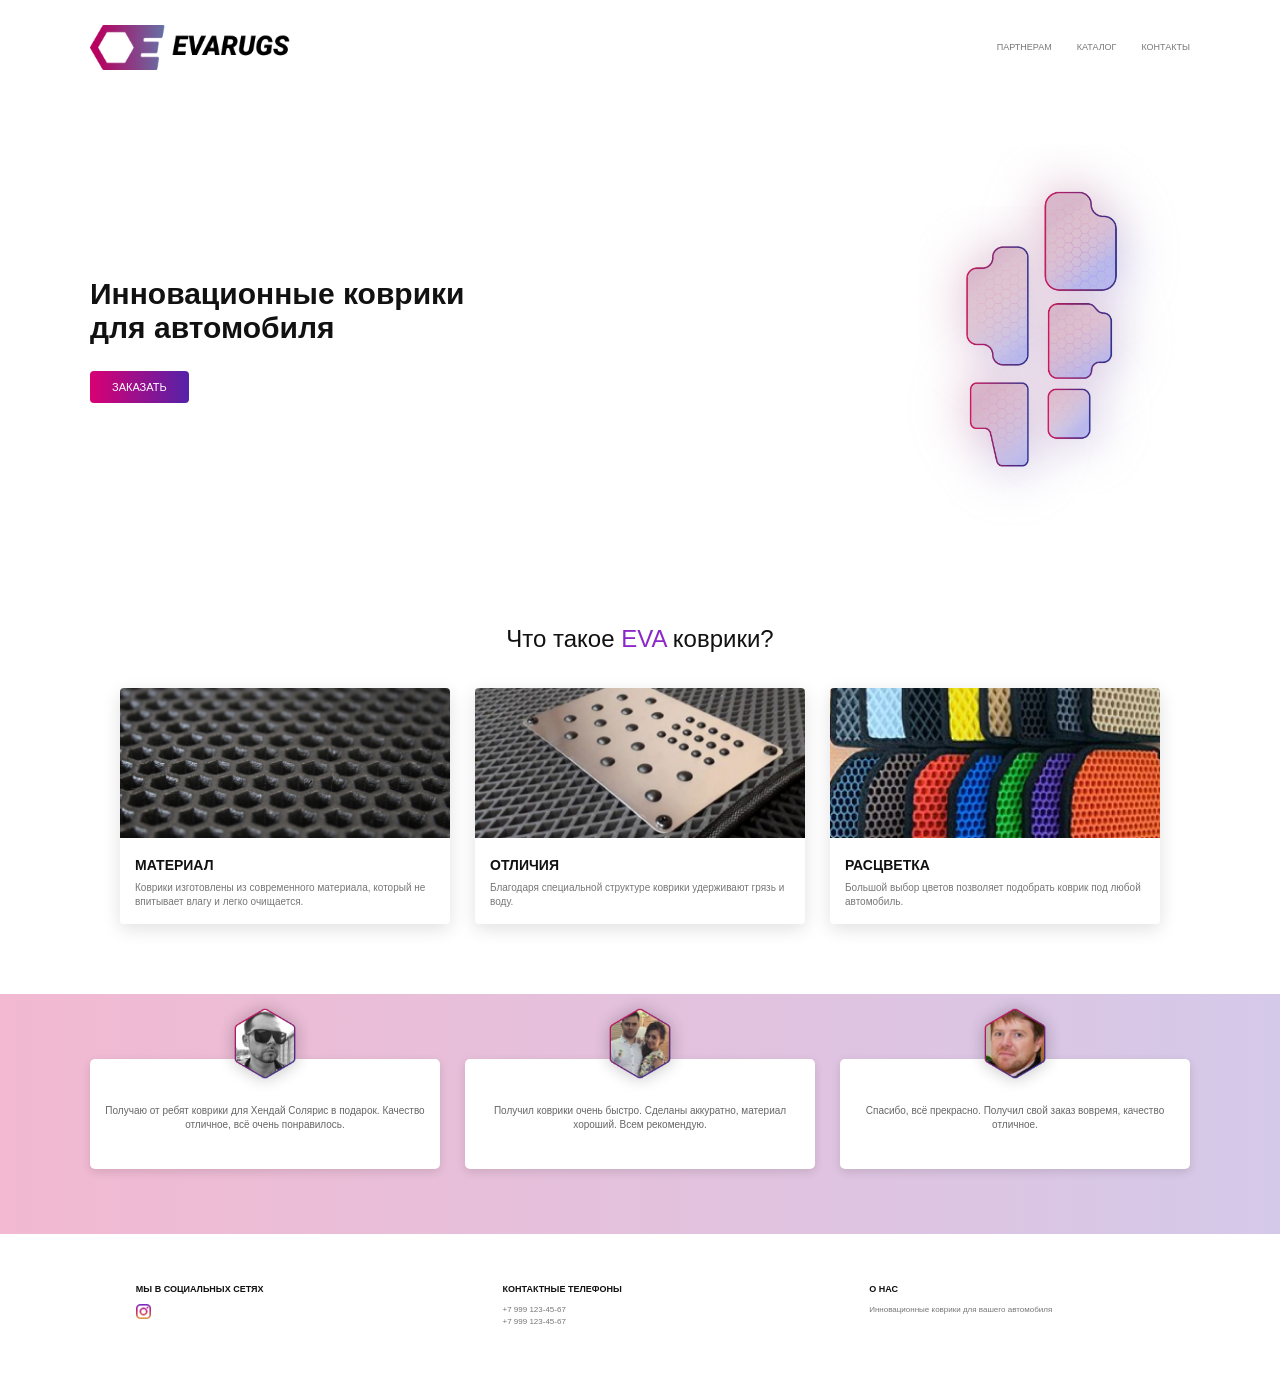
<file: index.html>
<!DOCTYPE html>
<html lang="ru">
<head>
    <meta charset="UTF-8">
    <meta name="viewport" content="width=device-width, initial-scale=1.0">
    <title></title>
    <link rel="stylesheet" href="./style.css">
</head>
<body>

    <header class="header">
        <div class="container header_box">

            <div class="logo">
                <img src="./Group 2 (1).png" alt="logo">
                
            </div>

            <nav class="menu">
                <a href="#">ПАРТНЕРАМ</a>
                <a href="#">КАТАЛОГ</a>
                <a href="#">КОНТАКТЫ</a>
            </nav>

        </div>
    </header>


    <main>

        <section class="main">
            <div class="container main_box">

                <div class="main_text">
                    <h1>Инновационные коврики<br>для автомобиля</h1>
                  <a href="./main.html">  <button>ЗАКАЗАТЬ</button></a>
                </div>

                <div class="main_image">
                    <img src="./коврф 1 (1).png" alt="kovrik">
                </div>

            </div>
        </section>


        <section class="about">
            <div class="container">

                <h2>Что такое <span>EVA</span> коврики?</h2>

                <div class="cards">

                    <div class="card">
                        <img src="./image00004 1 (1).jpg" alt="материал">
                        <div class="card_text">
                            <h3>МАТЕРИАЛ</h3>
                            <p>
                                Коврики изготовлены из современного
                                материала, который не впитывает влагу
                                и легко очищается.
                            </p>
                        </div>
                    </div>

                    <div class="card">
                        <img src="./file 1 (2).jpg" alt="отличия">
                        <div class="card_text">
                            <h3>ОТЛИЧИЯ</h3>
                            <p>
                                Благодаря специальной структуре
                                коврики удерживают грязь и воду.
                            </p>
                        </div>
                    </div>

                    <div class="card">
                        <img src="./kov1-1-300x225 1 (2).jpg" alt="расцветка">
                        <div class="card_text">
                            <h3>РАСЦВЕТКА</h3>
                            <p>
                                Большой выбор цветов позволяет
                                подобрать коврик под любой автомобиль.
                            </p>
                        </div>
                    </div>

                </div>

            </div>
        </section>


        <section class="reviews">
            <div class="container reviews_box">

                <div class="review">
                    <img src="./Mask Group (2).png" alt="user">

                    <p>
                        Получаю от ребят коврики для Хендай
                        Солярис в подарок. Качество отличное,
                        всё очень понравилось.
                    </p>
                </div>

                <div class="review">
                    <img src="./Mask Group (1).png" alt="user">

                    <p>
                        Получил коврики очень быстро.
                        Сделаны аккуратно, материал хороший.
                        Всем рекомендую.
                    </p>
                </div>

                <div class="review">
                    <img src="./Mask Group (3).png" alt="user">

                    <p>
                        Спасибо, всё прекрасно. Получил свой
                        заказ вовремя, качество отличное.
                    </p>
                </div>

            </div>
        </section>

    </main>


    <footer class="footer">

        <div class="container footer_box">

            <div class="footer_item">
                <h4>МЫ В СОЦИАЛЬНЫХ СЕТЯХ</h4>
                <img src="./512px-Instagram_new 1.png" alt="instagram">
            </div>

            <div class="footer_item">
                <h4>КОНТАКТНЫЕ ТЕЛЕФОНЫ</h4>
                <p>
                    +7 999 123-45-67<br>
                    +7 999 123-45-67
                </p>
            </div>

            <div class="footer_item">
                <h4>О НАС</h4>
                <p>
                    Инновационные коврики
                    для вашего автомобиля
                </p>
            </div>

        </div>

    </footer>



 

</body>
</html>
</file>
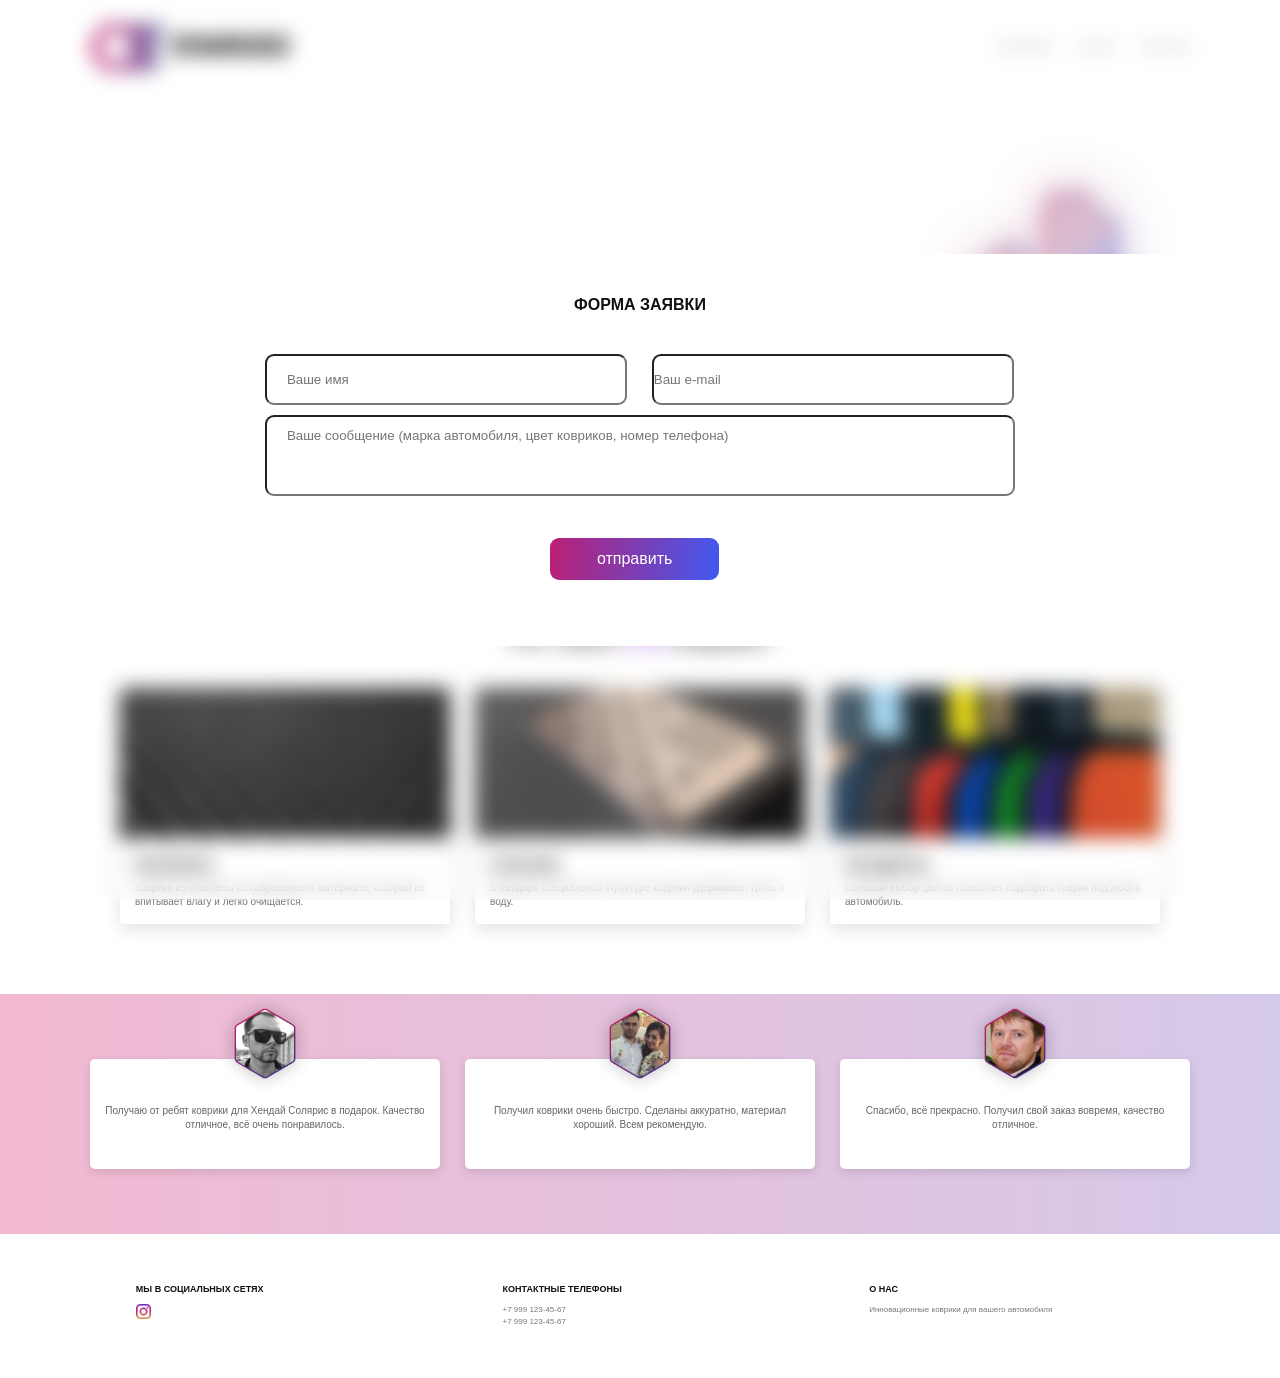
<file: main.html>
<!DOCTYPE html>
<html lang="ru">
<head>
    <meta charset="UTF-8">
    <meta name="viewport" content="width=device-width, initial-scale=1.0">
    <title></title>
    <link rel="stylesheet" href="./main.css">
</head>
<body>

    <header class="header">
        <div class="container header_box">

            <div class="logo">
                <img src="./Group 2 (1).png" alt="logo">
                
            </div>

            <nav class="menu">
                <a href="#">ПАРТНЕРАМ</a>
                <a href="#">КАТАЛОГ</a>
                <a href="#">КОНТАКТЫ</a>
            </nav>

        </div>
    </header>


    <main>

        <section class="main">
            <div class="container main_box">

                <div class="main_text">
                    <h1>Инновационные коврики<br>для автомобиля</h1>
                    <button class="btn">ЗАКАЗАТЬ</button>
                </div>

                <div class="main_image">
                    <img src="./коврф 1 (1).png" alt="kovrik">
                </div>

            </div>
        </section>


        <section class="about">
            <div class="container">

                <h2>Что такое <span>EVA</span> коврики?</h2>

                <div class="cards">

                    <div class="card">
                        <img src="./image00004 1 (1).jpg" alt="материал">
                        <div class="card_text">
                            <h3>МАТЕРИАЛ</h3>
                            <p>
                                Коврики изготовлены из современного
                                материала, который не впитывает влагу
                                и легко очищается.
                            </p>
                        </div>
                    </div>

                    <div class="card">
                        <img src="./file 1 (2).jpg" alt="отличия">
                        <div class="card_text">
                            <h3>ОТЛИЧИЯ</h3>
                            <p>
                                Благодаря специальной структуре
                                коврики удерживают грязь и воду.
                            </p>
                        </div>
                    </div>

                    <div class="card">
                        <img src="./kov1-1-300x225 1 (2).jpg" alt="расцветка">
                        <div class="card_text">
                            <h3>РАСЦВЕТКА</h3>
                            <p>
                                Большой выбор цветов позволяет
                                подобрать коврик под любой автомобиль.
                            </p>
                        </div>
                    </div>

                </div>

            </div>
        </section>


        <section class="reviews">
            <div class="container reviews_box">

                <div class="review">
                    <img src="./Mask Group (2).png" alt="user">

                    <p>
                        Получаю от ребят коврики для Хендай
                        Солярис в подарок. Качество отличное,
                        всё очень понравилось.
                    </p>
                </div>

                <div class="review">
                    <img src="./Mask Group (1).png" alt="user">

                    <p>
                        Получил коврики очень быстро.
                        Сделаны аккуратно, материал хороший.
                        Всем рекомендую.
                    </p>
                </div>

                <div class="review">
                    <img src="./Mask Group (3).png" alt="user">

                    <p>
                        Спасибо, всё прекрасно. Получил свой
                        заказ вовремя, качество отличное.
                    </p>
                </div>

            </div>
        </section>

    </main>


    <footer class="footer">

        <div class="container footer_box">

            <div class="footer_item">
                <h4>МЫ В СОЦИАЛЬНЫХ СЕТЯХ</h4>
                <img src="./512px-Instagram_new 1.png" alt="instagram">
            </div>

            <div class="footer_item">
                <h4>КОНТАКТНЫЕ ТЕЛЕФОНЫ</h4>
                <p>
                    +7 999 123-45-67<br>
                    +7 999 123-45-67
                </p>
            </div>

            <div class="footer_item">
                <h4>О НАС</h4>
                <p>
                    Инновационные коврики
                    для вашего автомобиля
                </p>
            </div>

        </div>

    </footer>

   

      <div class="modal">
       <div class="md">
          <p class="ms"><b>ФОРМА ЗАЯВКИ</b></p>
             <input  class="mw" placeholder="Ваше имя" type="text">
          <input class="me" placeholder="Ваш e-mail" type="email">
         <input class="mr" placeholder="Ваше сообщение (марка автомобиля, цвет ковриков, номер телефона)" type="text">
        <div class="mt">
        <p>отправить</p>
       </div></div>
      
      </div>
</body>
</html>
</file>
<file: style.css>
* {
    margin: 0;
    padding: 0;
    box-sizing: border-box;
}

body {
    font-family: Arial, sans-serif;
    background: white;
    color: #111;
}

.container {
    width: 90%;
    max-width: 1100px;
    margin: auto;
}




.header {
    padding: 25px 0;
}

.header_box {
    display: flex;
    justify-content: space-between;
    align-items: center;
}

.logo {
    display: flex;
    align-items: center;
    gap: 7px;
}

.logo img {
    width: 200px;
    
}

.logo b {
    font-size: 14px;
}

.menu {
    display: flex;
    gap: 25px;
}

.menu a {
    text-decoration: none;
    color: #777;
    font-size: 9px;
}




.main {
    padding: 50px 0 70px;
}

.main_box {
    display: flex;
    justify-content: space-between;
    align-items: center;
}

.main_text h1 {
    font-size: 30px;
    line-height: 1.15;
}

.main_text button {
    margin-top: 25px;
    padding: 10px 22px;
    border: none;
    border-radius: 4px;
    background: linear-gradient(90deg, #d90073, #5422a8);
    color: white;
    font-size: 11px;
}

.main_image img {
    width: 300px;
}




.about {
    padding: 20px 0 70px;
}

.about h2 {
    text-align: center;
    font-size: 24px;
    font-weight: normal;
    margin-bottom: 35px;
}

.about h2 span {
    color: #8b27c7;
}

.cards {
    display: flex;
    justify-content: center;
    gap: 25px;
}

.card {
    width: 30%;
    background: white;
    box-shadow: 0 5px 18px rgba(0, 0, 0, 0.12);
    border-radius: 4px;
    overflow: hidden;
}

.card > img {
    width: 100%;
    height: 150px;
    object-fit: cover;
}

.card_text {
    padding: 15px;
}

.card_text h3 {
    font-size: 14px;
    margin-bottom: 8px;
}

.card_text p {
    color: #777;
    font-size: 10px;
    line-height: 1.4;
}




.reviews {
    padding: 65px 0;
    background: linear-gradient(90deg, #f2b9d1, #d5c9e9);
}

.reviews_box {
    display: flex;
    justify-content: space-between;
    gap: 25px;
}

.review {
    position: relative;
    width: 32%;
    min-height: 110px;
    background: white;
    border-radius: 5px;
    padding: 45px 15px 15px;
    text-align: center;
    box-shadow: 0 3px 10px rgba(0, 0, 0, 0.12);
}

.review img {
    position: absolute;
    width: 100px;
    height: 100px;
    object-fit: cover;
    border-radius: 50%;
    left: 50%;
    top: -65px;
    transform: translateX(-50%);
}

.review p {
    font-size: 10px;
    color: #666;
    line-height: 1.4;
}




.footer {
    padding: 50px 0;
}

.footer_box {
    display: flex;
    justify-content: space-around;
}

.footer_item {
    width: 25%;
}

.footer_item h4 {
    font-size: 9px;
    margin-bottom: 10px;
}

.footer_item p {
    color: #777;
    font-size: 8px;
    line-height: 1.5;
}

.footer_item img {
    width: 15px;
}




@media (max-width: 800px) {

    .container {
        width: 85%;
    }

    .header {
        padding: 20px 0;
    }

    .menu {
        display: none;
    }

    .main {
        padding: 35px 0 50px;
    }

    .main_box {
        align-items: center;
    }

    .main_text h1 {
        font-size: 20px;
    }

    .main_text button {
        font-size: 8px;
        padding: 8px 15px;
        margin-top: 15px;
    }

    .main_image img {
        width: 150px;
    }

    .about {
        padding-bottom: 45px;
    }

    .about h2 {
        font-size: 17px;
        margin-bottom: 25px;
    }

    .cards {
        display: block;
    }

    .card {
        width: 100%;
        margin-bottom: 18px;
    }

    .card > img {
        height: 120px;
    }

    .card_text {
        padding: 12px;
    }

    .card_text h3 {
        font-size: 12px;
    }

    .card_text p {
        font-size: 9px;
    }

    .reviews {
        padding: 55px 0;
    }

    .reviews_box {
        display: block;
    }

    .review {
        width: 100%;
        margin-bottom: 40px;
        min-height: 100px;
    }

    .review:last-child {
        margin-bottom: 0;
    }

    .footer {
        padding: 35px 0;
    }

    .footer_box {
        display: flex;
        justify-content: space-between;
    }

    .footer_item {
        width: 30%;
    }

    .footer_item h4 {
        font-size: 7px;
    }

    .footer_item p {
        font-size: 7px;
    }
}
</file>
<file: main.css>
* {
    margin: 0;
    padding: 0;
    box-sizing: border-box;
}
.modal{
    width: 100%;
    height: 100vh;
    background-color: rgba(white, 0.1);
    position: fixed;
    top: 0;
    left: 0;
    backdrop-filter:blur(10px) ;
    display: flex;
    align-items: center;
    justify-content: center
    ;
}

body {
    font-family: Arial, sans-serif;
    background: white;
    color: #111;
}

.container {
    width: 90%;
    max-width: 1100px;
    margin: auto;
}




.header {
    padding: 25px 0;
}

.header_box {
    display: flex;
    justify-content: space-between;
    align-items: center;
}

.logo {
    display: flex;
    align-items: center;
    gap: 7px;
}

.logo img {
    width: 200px;
    
}

.logo b {
    font-size: 14px;
}

.menu {
    display: flex;
    gap: 25px;
}

.menu a {
    text-decoration: none;
    color: #777;
    font-size: 9px;
}




.main {
    padding: 50px 0 70px;
}

.main_box {
    display: flex;
    justify-content: space-between;
    align-items: center;
}

.main_text h1 {
    font-size: 30px;
    line-height: 1.15;
}

.main_text button {
    margin-top: 25px;
    padding: 10px 22px;
    border: none;
    border-radius: 4px;
    background: linear-gradient(90deg, #d90073, #5422a8);
    color: white;
    font-size: 11px;
}

.main_image img {
    width: 300px;
}




.about {
    padding: 20px 0 70px;
}

.about h2 {
    text-align: center;
    font-size: 24px;
    font-weight: normal;
    margin-bottom: 35px;
}

.about h2 span {
    color: #8b27c7;
}

.cards {
    display: flex;
    justify-content: center;
    gap: 25px;
}

.card {
    width: 30%;
    background: white;
    box-shadow: 0 5px 18px rgba(0, 0, 0, 0.12);
    border-radius: 4px;
    overflow: hidden;
}

.card > img {
    width: 100%;
    height: 150px;
    object-fit: cover;
}

.card_text {
    padding: 15px;
}

.card_text h3 {
    font-size: 14px;
    margin-bottom: 8px;
}

.card_text p {
    color: #777;
    font-size: 10px;
    line-height: 1.4;
}




.reviews {
    padding: 65px 0;
    background: linear-gradient(90deg, #f2b9d1, #d5c9e9);
}

.reviews_box {
    display: flex;
    justify-content: space-between;
    gap: 25px;
}

.review {
    position: relative;
    width: 32%;
    min-height: 110px;
    background: white;
    border-radius: 5px;
    padding: 45px 15px 15px;
    text-align: center;
    box-shadow: 0 3px 10px rgba(0, 0, 0, 0.12);
}

.review img {
    position: absolute;
    width: 100px;
    height: 100px;
    object-fit: cover;
    border-radius: 50%;
    left: 50%;
    top: -65px;
    transform: translateX(-50%);
}

.review p {
    font-size: 10px;
    color: #666;
    line-height: 1.4;
}




.footer {
    padding: 50px 0;
}

.footer_box {
    display: flex;
    justify-content: space-around;
}

.footer_item {
    width: 25%;
}

.footer_item h4 {
    font-size: 9px;
    margin-bottom: 10px;
}

.footer_item p {
    color: #777;
    font-size: 8px;
    line-height: 1.5;
}

.footer_item img {
    width: 15px;
}




@media (max-width: 800px) {

    .container {
        width: 85%;
    }

    .header {
        padding: 20px 0;
    }

    .menu {
        display: none;
    }

    .main {
        padding: 35px 0 50px;
    }

    .main_box {
        align-items: center;
    }

    .main_text h1 {
        font-size: 20px;
    }

    .main_text button {
        font-size: 8px;
        padding: 8px 15px;
        margin-top: 15px;
    }

    .main_image img {
        width: 150px;
    }

    .about {
        padding-bottom: 45px;
    }

    .about h2 {
        font-size: 17px;
        margin-bottom: 25px;
    }

    .cards {
        display: block;
    }

    .card {
        width: 100%;
        margin-bottom: 18px;
    }

    .card > img {
        height: 120px;
    }

    .card_text {
        padding: 12px;
    }

    .card_text h3 {
        font-size: 12px;
    }

    .card_text p {
        font-size: 9px;
    }

    .reviews {
        padding: 55px 0;
    }

    .reviews_box {
        display: block;
    }

    .review {
        width: 100%;
        margin-bottom: 40px;
        min-height: 100px;
    }

    .review:last-child {
        margin-bottom: 0;
    }

    .footer {
        padding: 35px 0;
    }

    .footer_box {
        display: flex;
        justify-content: space-between;
    }

    .footer_item {
        width: 30%;
    }

    .footer_item h4 {
        font-size: 7px;
    }

    .footer_item p {
        font-size: 7px;
    }
}
.md{
background-color: white;
width: 1180.2650146484375px;
height: 392.1844787597656px;
border-radius: 1px;
}
.ms{
    display: flex;
    align-items: center;
    justify-content: center;
    padding-top: 42px;
}
.mw{
    width: 362.4922790527344px;
    height: 50.724178314208984px;
    border-radius: 9px;
    padding-left: 20px;
    margin-left: 215px;
    margin-top: 40px;
}
.me{
    width: 362.4922790527344px;
    height: 50.724178314208984px;
    border-radius: 9px;
    margin-left: 20px;
    margin-top: 20px;
}
.mr{
width: 749.72802734375px;
height: 81.65354919433594px;
border-radius: 9px;
display: flex;
margin-left: 215px;
margin-top: 10px;
padding-bottom: 40px;
padding-left: 20px;

}
.mt{
    background: linear-gradient(96.12deg, #D4145A -21.03%, #3D5BF5 103.56%);
    width: 169.49298095703125px;
    height: 42.06394958496094px;
    margin-top: 42px;
    border-radius: 9px;
    color: white;
    display: flex;
    align-items: center;
    justify-content: center;
    margin-left: 500px;
}

@media (max-width:768px){
    .md{
        width: 635px;
        height: 401px;
        flex-direction: column;
        display: flex;
        align-items: center;
        justify-content: center;
    }

    .mw{
        width: 432px;
        height: 41px;
         margin-left: 50px;
         
    }
    .me{
        width: 432px;
        height: 41px;
         margin-left: 50px;
    }
    .mr{
        display: flex;
        width: 432px;
        height: 95px;
        flex-wrap: nowrap;
        margin-left: 50px;
        
    }
    .mt{
        margin-left: 40px;
    }
}
@media (max-width:320px){
    .md{
      width: 267px;
      height: 298px;
    }
    .mw{
        width: 212px;
        height: 20px;
        padding-left: 70px;
        margin-right: 40px;
    }
    .me{
        width: 212px;
        height: 20px;
        padding-left: 70px;
        margin-right: 40px;
    }
    .mr{
        width: 212px;
        height: 95px;
        margin-right: 40px;
        font-size: 10px;
    }
    .mt{
        height: 100px;
        margin-right: 40px;
        

    }
}
</file>
